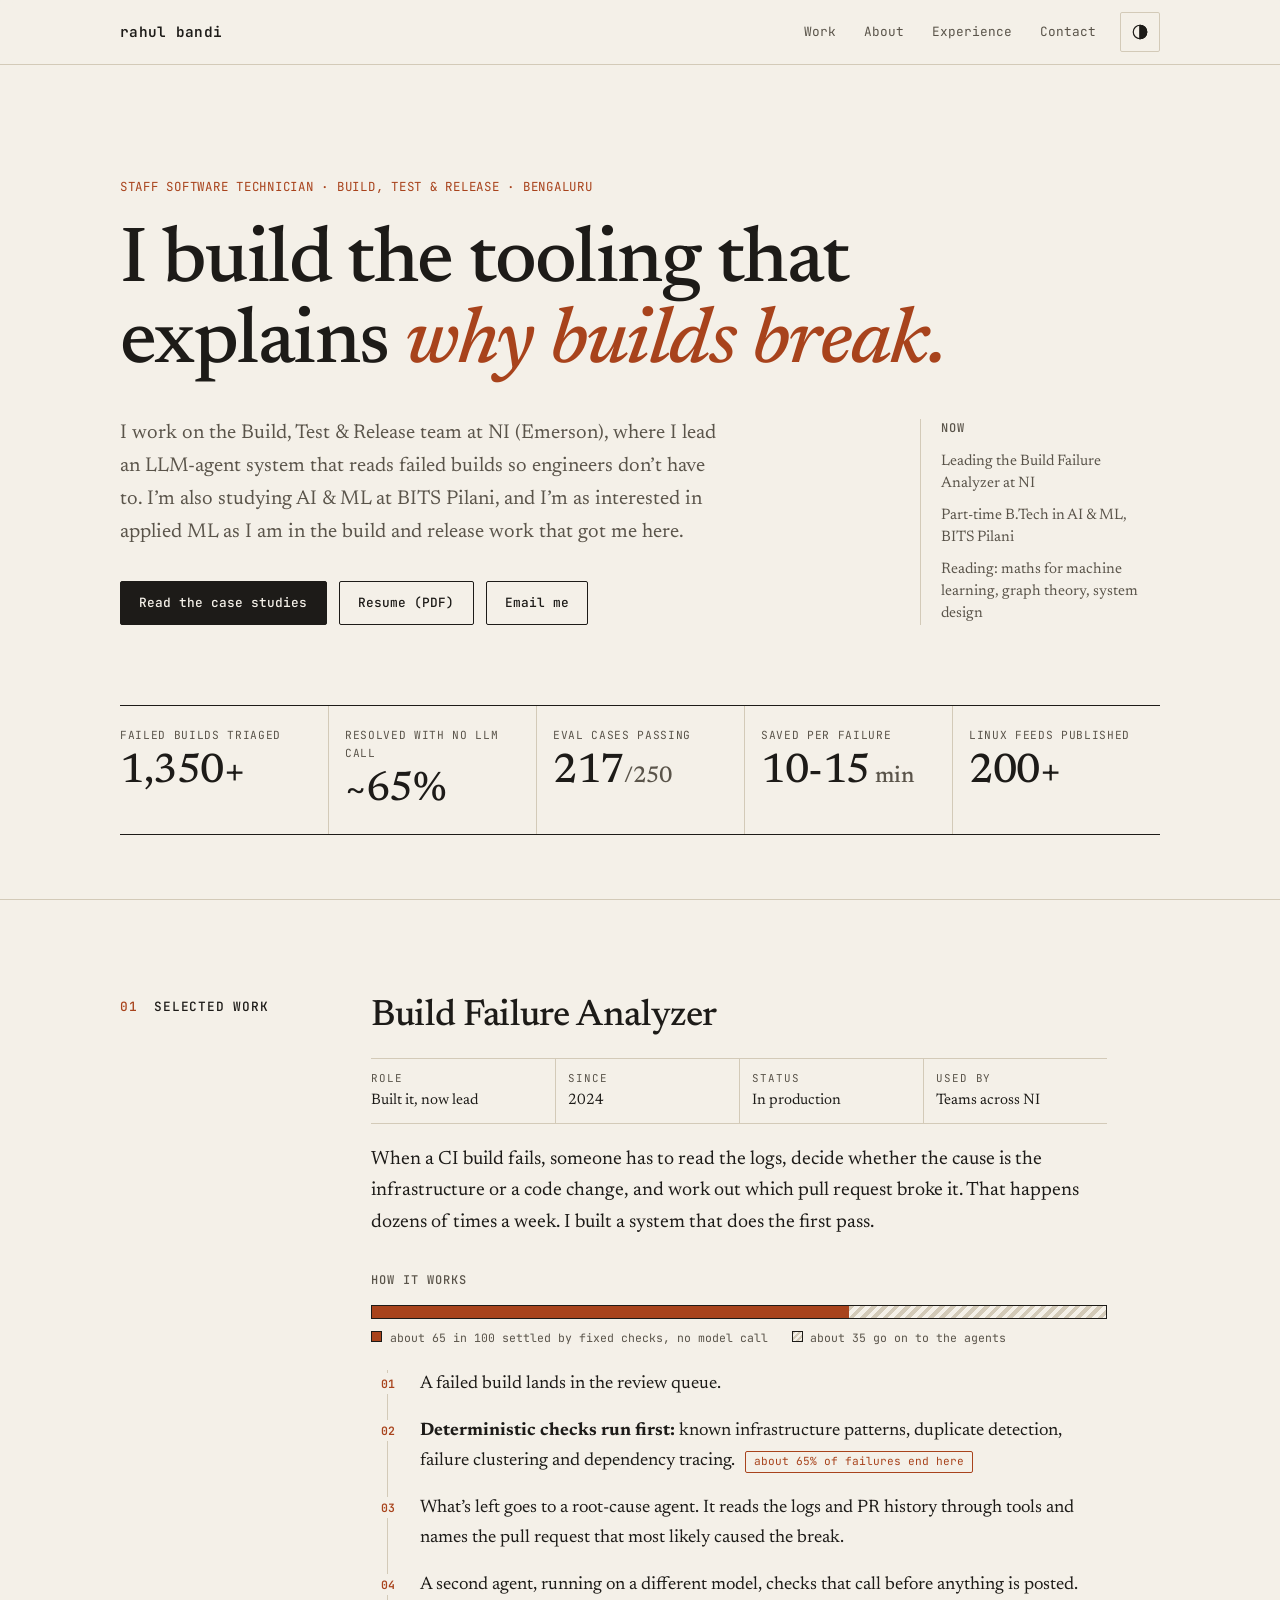
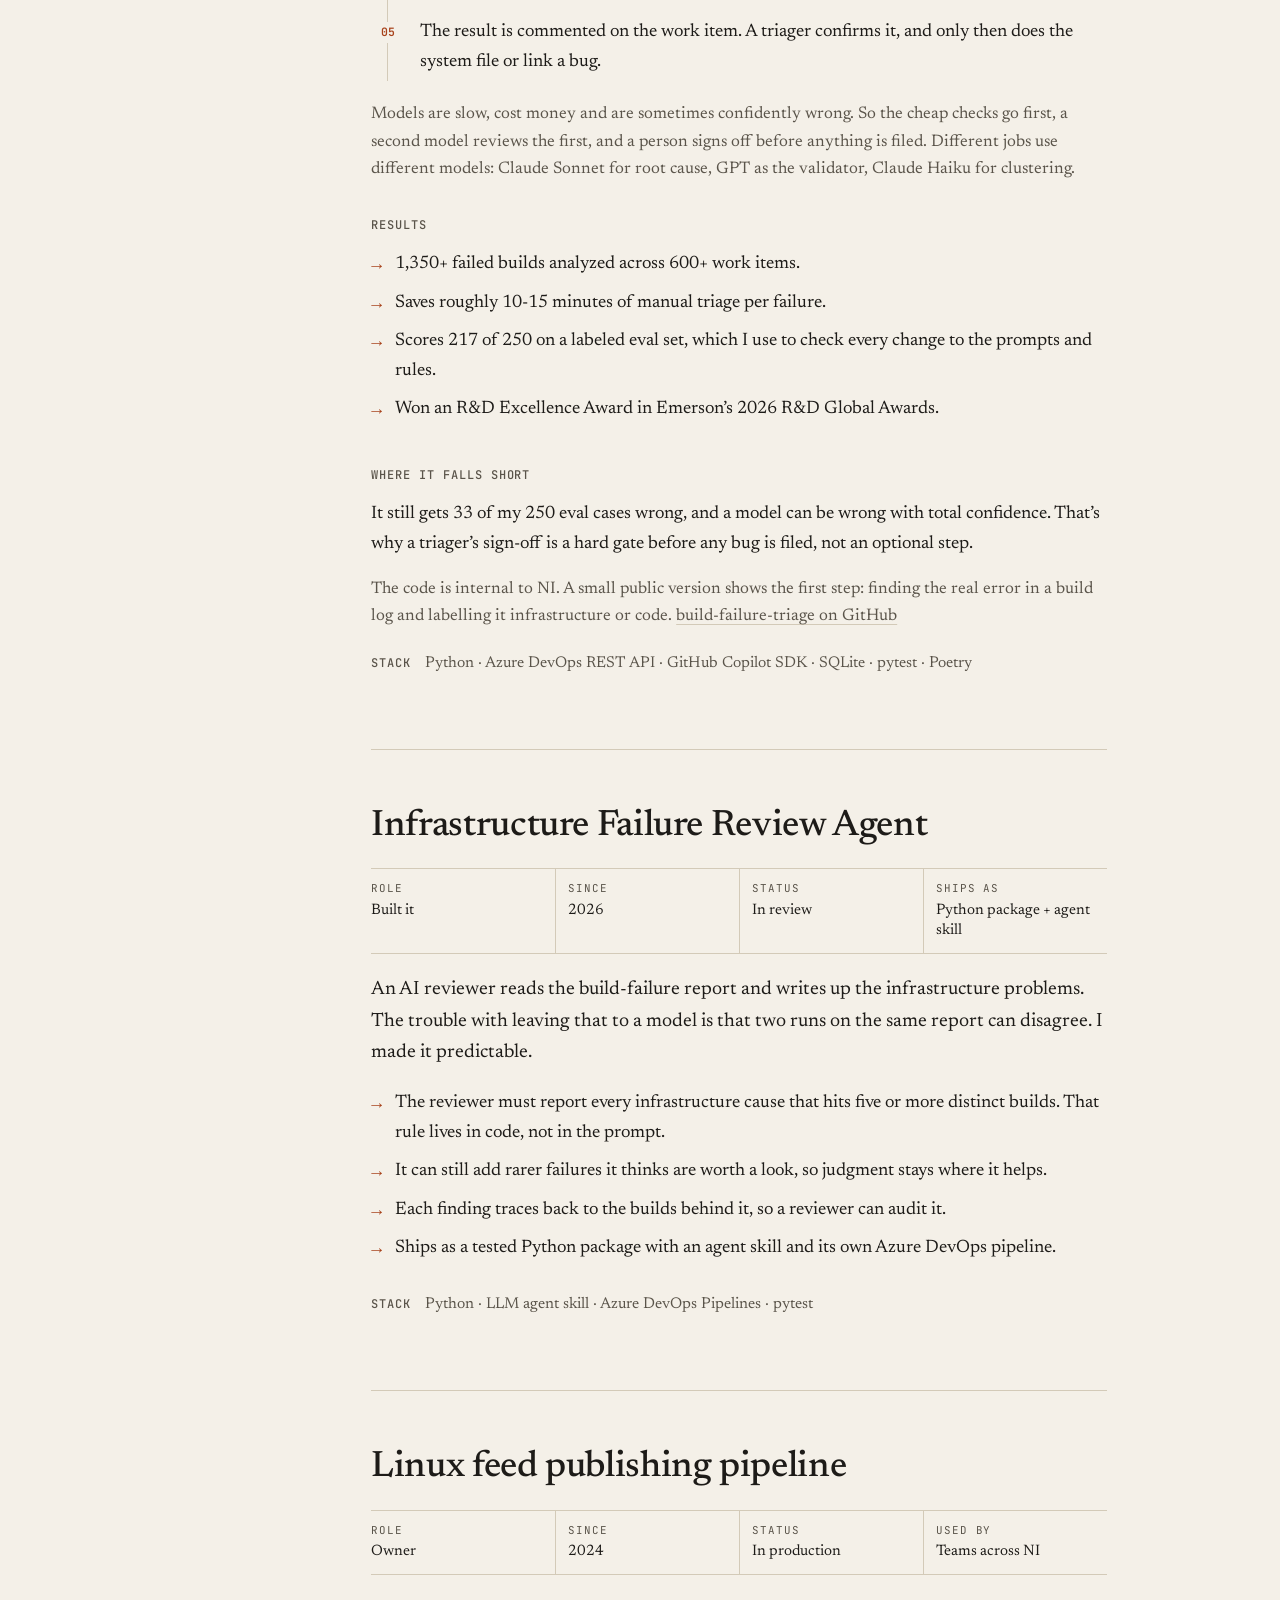
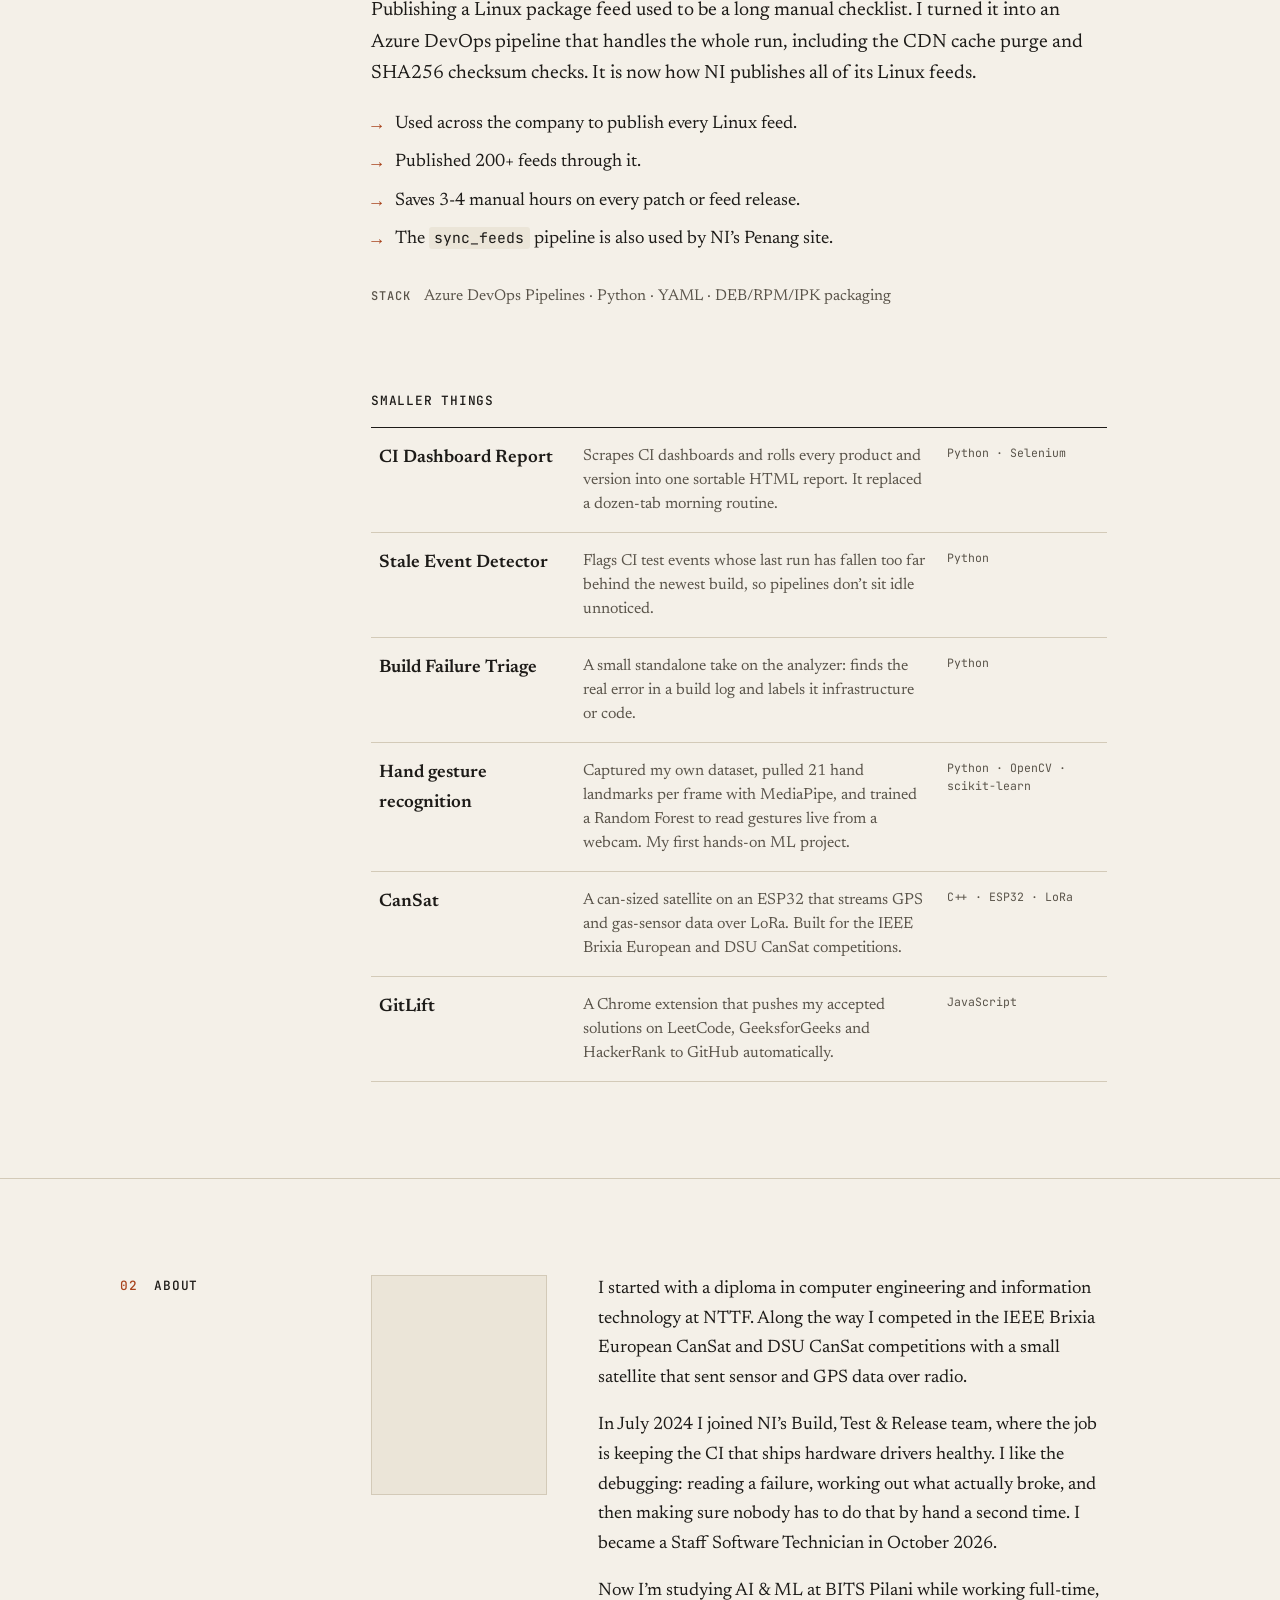
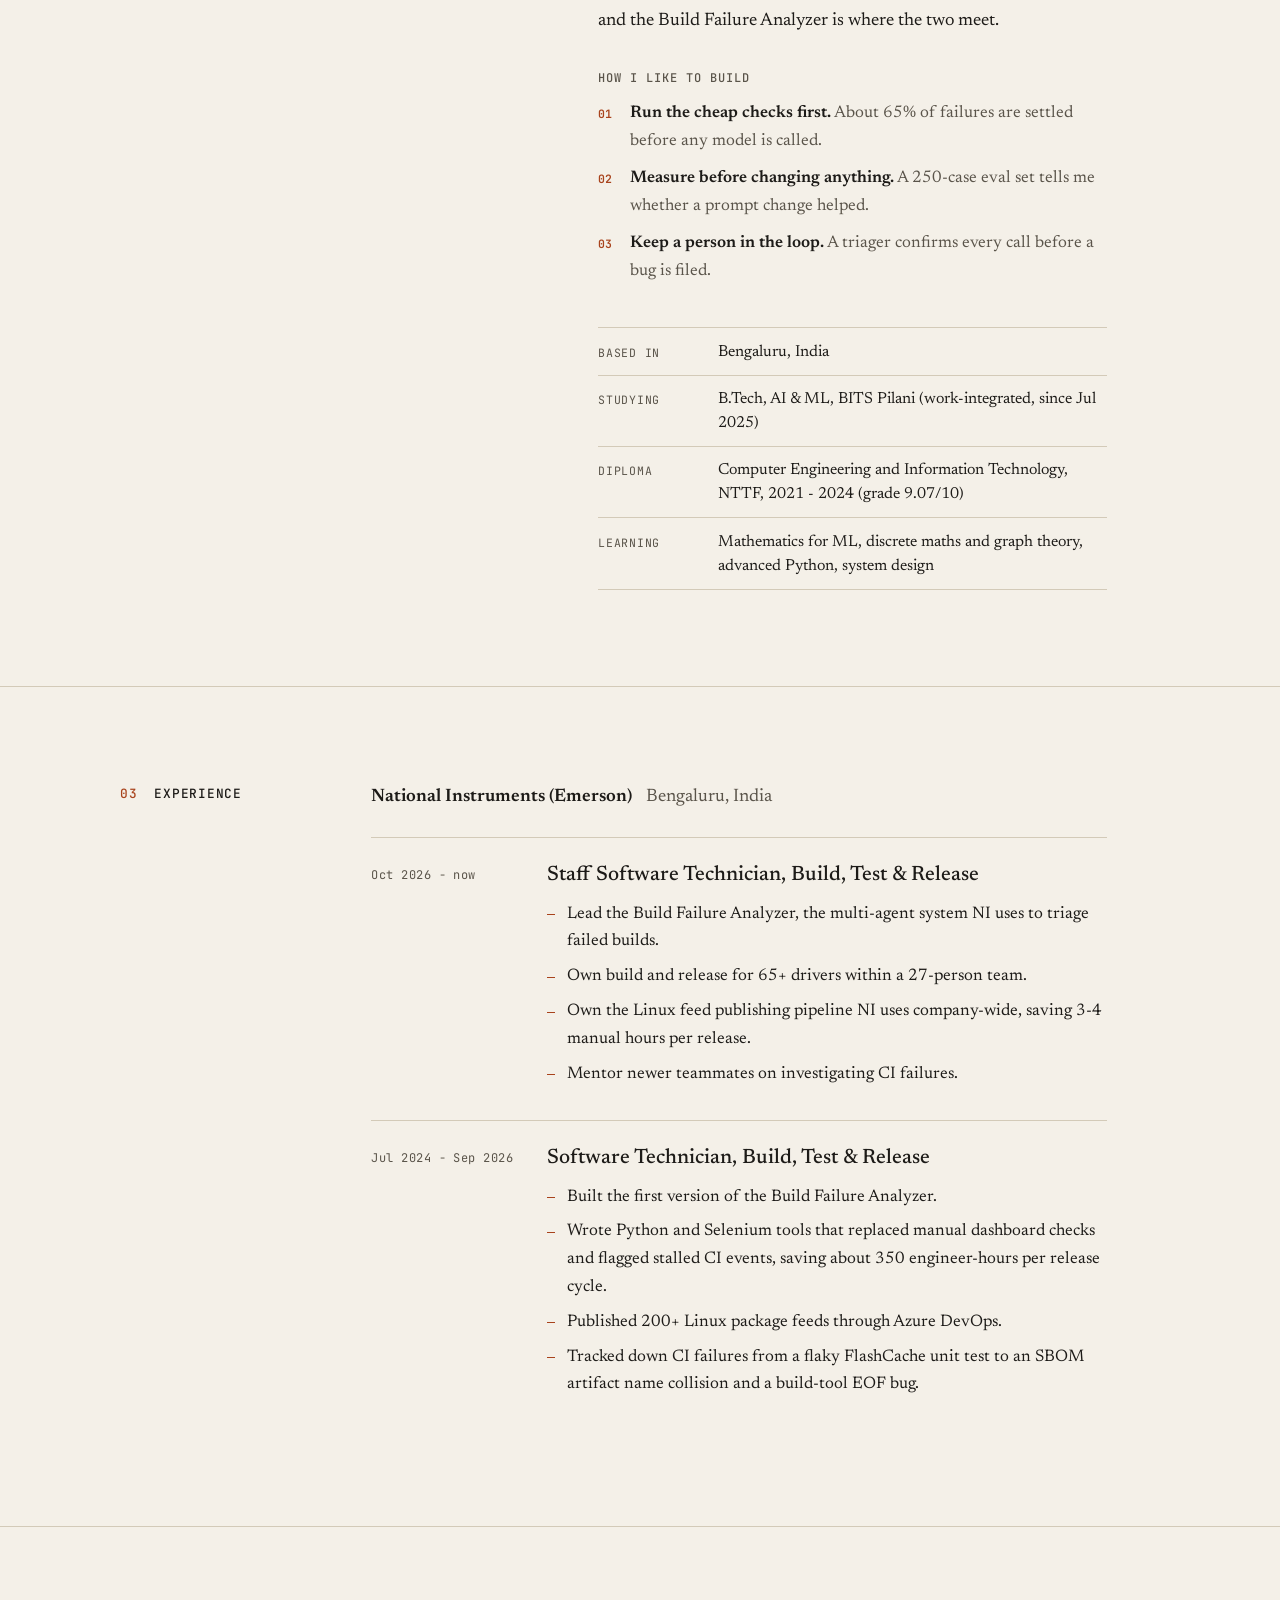
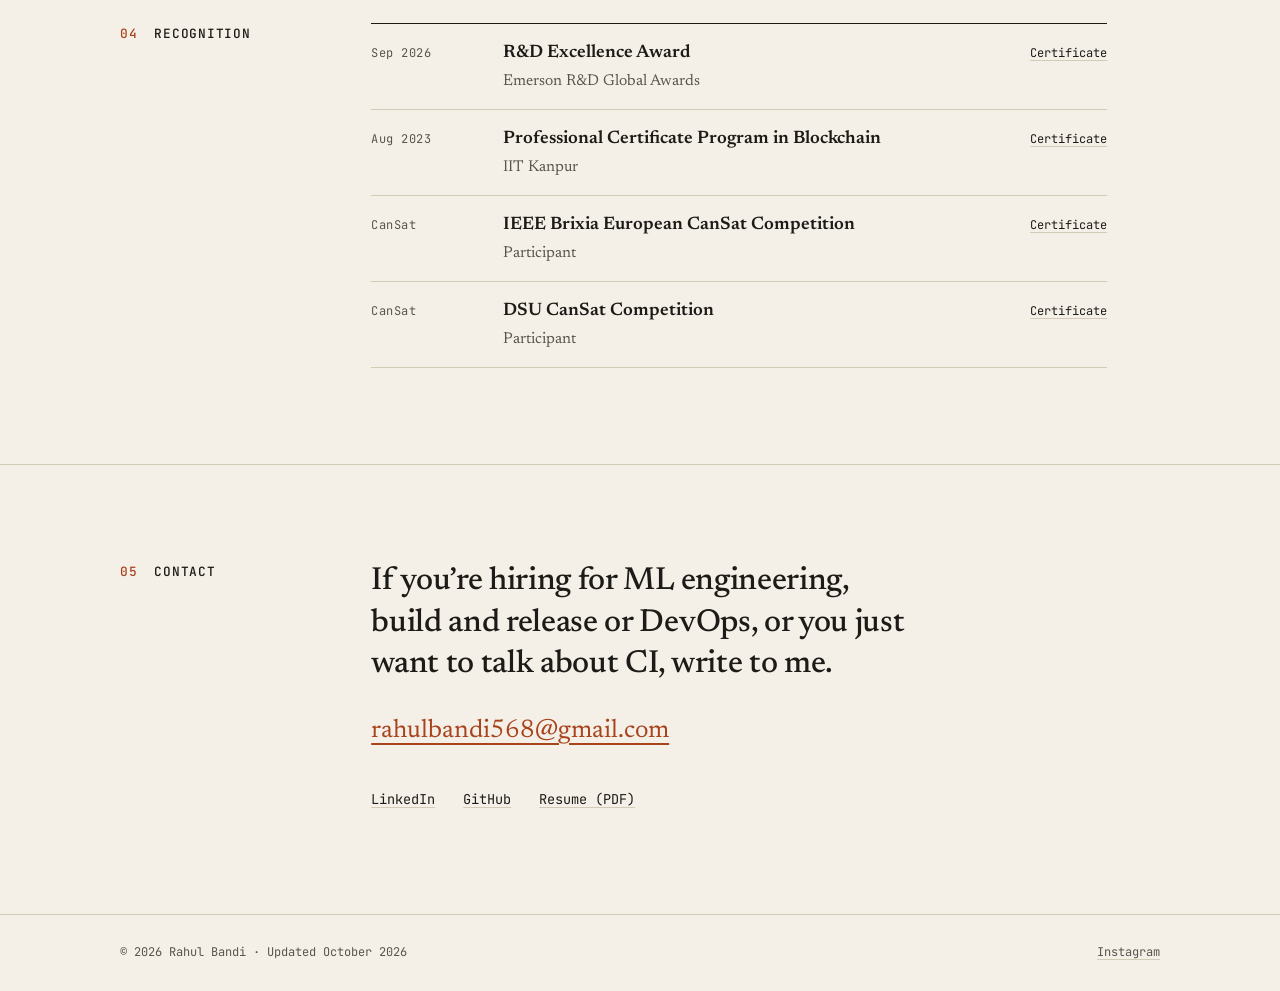
<file: index.html>
<!DOCTYPE html>
<html lang="en">
<head>
  <meta charset="utf-8">
  <meta http-equiv="Content-Security-Policy" content="default-src 'none'; script-src 'self'; style-src 'self'; font-src 'self'; img-src 'self' data:; connect-src 'self'; manifest-src 'self'; base-uri 'none'; form-action 'none'">
  <meta name="referrer" content="strict-origin-when-cross-origin">
  <meta name="viewport" content="width=device-width, initial-scale=1">
  <title>Rahul Bandi - LLM agents for CI, build &amp; release engineering</title>
  <meta name="description" content="Rahul Bandi, Staff Software Technician at NI (Emerson). Builds LLM agents and automation that explain why CI builds fail. Bengaluru, India.">
  <meta name="author" content="Rahul Bandi">
  <link rel="canonical" href="https://rahulbandi.com/">
  <meta name="color-scheme" content="light dark">
  <meta name="theme-color" content="#f4f0e8">

  <meta property="og:type" content="website">
  <meta property="og:site_name" content="Rahul Bandi">
  <meta property="og:title" content="Rahul Bandi - LLM agents for CI, build &amp; release engineering">
  <meta property="og:description" content="Staff Software Technician at NI (Emerson). I build the tooling that explains why builds break.">
  <meta property="og:url" content="https://rahulbandi.com/">
  <meta property="og:image" content="https://rahulbandi.com/assets/og.png">
  <meta property="og:image:width" content="1200">
  <meta property="og:image:height" content="630">
  <meta property="og:image:alt" content="Rahul Bandi - I build the tooling that explains why builds break.">
  <meta name="twitter:card" content="summary_large_image">
  <meta name="twitter:title" content="Rahul Bandi - LLM agents for CI, build &amp; release engineering">
  <meta name="twitter:description" content="Staff Software Technician at NI (Emerson). I build the tooling that explains why builds break.">
  <meta name="twitter:image" content="https://rahulbandi.com/assets/og.png">

  <link rel="icon" href="assets/favicon.svg" type="image/svg+xml">
  <link rel="apple-touch-icon" href="assets/apple-touch-icon.png">
  <link rel="manifest" href="site.webmanifest">
  <link rel="preload" href="assets/fonts/newsreader-normal.woff2" as="font" type="font/woff2" crossorigin>
  <link rel="preload" href="assets/fonts/jetbrains-mono-normal.woff2" as="font" type="font/woff2" crossorigin>
  <link rel="stylesheet" href="style.css">

  <script src="assets/theme-init.js"></script>

  <script type="application/ld+json">
  {
    "@context": "https://schema.org",
    "@type": "Person",
    "@id": "https://rahulbandi.com/#rahul",
    "name": "Rahul Bandi",
    "url": "https://rahulbandi.com/",
    "image": "https://rahulbandi.com/assets/rahul.webp",
    "jobTitle": "Staff Software Technician",
    "description": "Builds LLM agents and automation that explain why CI builds fail.",
    "knowsAbout": ["Build and release engineering", "CI/CD", "LLM agents", "Azure DevOps", "Python"],
    "worksFor": { "@type": "Organization", "name": "National Instruments (Emerson)" },
    "alumniOf": { "@type": "CollegeOrUniversity", "name": "BITS Pilani" },
    "address": { "@type": "PostalAddress", "addressLocality": "Bengaluru", "addressCountry": "IN" },
    "sameAs": [
      "https://www.linkedin.com/in/rahul-bandi-479272272/",
      "https://github.com/Bandi-Rahul"
    ]
  }
  </script>
</head>
<body>
  <a class="skip-link" href="#main">Skip to content</a>

  <header class="site-header">
    <div class="wrap site-header__inner">
      <a class="wordmark" href="#top" aria-label="Rahul Bandi, back to top">rahul bandi</a>
      <nav id="site-nav" class="site-nav" aria-label="Primary">
        <ul>
          <li><a href="#work">Work</a></li>
          <li><a href="#about">About</a></li>
          <li><a href="#experience">Experience</a></li>
          <li><a href="#contact">Contact</a></li>
        </ul>
      </nav>
      <div class="site-header__tools">
        <button class="icon-btn" id="theme-toggle" type="button" aria-label="Switch to dark theme">
          <svg viewBox="0 0 24 24" width="18" height="18" fill="none" stroke="currentColor" stroke-width="1.6" stroke-linecap="round" stroke-linejoin="round" aria-hidden="true">
            <circle cx="12" cy="12" r="9"/><path d="M12 3v18" /><path d="M12 3a9 9 0 0 1 0 18z" fill="currentColor"/>
          </svg>
        </button>
        <button class="icon-btn menu-btn" id="menu-toggle" type="button" aria-expanded="false" aria-controls="site-nav">
          <span>Menu</span>
        </button>
      </div>
    </div>
  </header>

  <main id="main">
    <section class="hero wrap" id="top" aria-labelledby="hero-title">
      <p class="eyebrow">Staff Software Technician &middot; Build, Test &amp; Release &middot; Bengaluru</p>
      <h1 id="hero-title">I build the tooling that explains <em>why builds break.</em></h1>
      <div class="hero__grid">
        <div>
          <p class="lede">
            I work on the Build, Test &amp; Release team at NI (Emerson), where I lead an LLM-agent
            system that reads failed builds so engineers don&rsquo;t have to. I&rsquo;m also studying
            AI &amp; ML at BITS Pilani, and I&rsquo;m as interested in applied ML as I am in the
            build and release work that got me here.
          </p>
          <p class="hero__actions">
            <a class="btn btn--solid" href="#work">Read the case studies</a>
            <a class="btn" href="Rahul_Bandi_Resume.pdf">Resume (PDF)</a>
            <a class="btn" href="mailto:rahulbandi568@gmail.com">Email me</a>
          </p>
        </div>
        <aside class="now" aria-label="What I'm doing now">
          <h2 class="mono-label">Now</h2>
          <ul>
            <li>Leading the Build Failure Analyzer at NI</li>
            <li>Part-time B.Tech in AI &amp; ML, BITS Pilani</li>
            <li>Reading: maths for machine learning, graph theory, system design</li>
          </ul>
        </aside>
      </div>

      <dl class="metrics">
        <div><dt>Failed builds triaged</dt><dd>1,350+</dd></div>
        <div><dt>Resolved with no LLM call</dt><dd>~65%</dd></div>
        <div><dt>Eval cases passing</dt><dd>217<span>/250</span></dd></div>
        <div><dt>Saved per failure</dt><dd>10-15<span> min</span></dd></div>
        <div><dt>Linux feeds published</dt><dd>200+</dd></div>
      </dl>
    </section>

    <section class="section" id="work" aria-labelledby="work-title">
      <div class="wrap section__grid">
        <h2 class="section__label" id="work-title"><span>01</span> Selected work</h2>
        <div class="section__body">

          <article class="case" aria-labelledby="case-bfa">
            <header class="case__head">
              <h3 id="case-bfa">Build Failure Analyzer</h3>
              <dl class="snapshot">
                <div><dt>Role</dt><dd>Built it, now lead</dd></div>
                <div><dt>Since</dt><dd>2024</dd></div>
                <div><dt>Status</dt><dd>In production</dd></div>
                <div><dt>Used by</dt><dd>Teams across NI</dd></div>
              </dl>
            </header>

            <p class="case__lede">
              When a CI build fails, someone has to read the logs, decide whether the cause is the
              infrastructure or a code change, and work out which pull request broke it. That happens
              dozens of times a week. I built a system that does the first pass.
            </p>

            <h4 class="mono-label">How it works</h4>
            <figure class="split">
              <div class="split__bar" role="img" aria-label="Of every 100 failed builds, about 65 are resolved by deterministic checks and about 35 go on to the agents.">
                <span class="split__a"></span><span class="split__b"></span>
              </div>
              <figcaption>
                <span><i class="swatch swatch--a" aria-hidden="true"></i>about 65 in 100 settled by fixed checks, no model call</span>
                <span><i class="swatch swatch--b" aria-hidden="true"></i>about 35 go on to the agents</span>
              </figcaption>
            </figure>
            <ol class="flow">
              <li>A failed build lands in the review queue.</li>
              <li>
                <strong>Deterministic checks run first:</strong> known infrastructure patterns,
                duplicate detection, failure clustering and dependency tracing.
                <span class="tag">about 65% of failures end here</span>
              </li>
              <li>What&rsquo;s left goes to a root-cause agent. It reads the logs and PR history through tools and names the pull request that most likely caused the break.</li>
              <li>A second agent, running on a different model, checks that call before anything is posted.</li>
              <li>The result is commented on the work item. A triager confirms it, and only then does the system file or link a bug.</li>
            </ol>
            <p class="case__note">
              Models are slow, cost money and are sometimes confidently wrong. So the cheap checks go
              first, a second model reviews the first, and a person signs off before anything is filed.
              Different jobs use different models: Claude Sonnet for root cause, GPT as the validator,
              Claude Haiku for clustering.
            </p>

            <h4 class="mono-label">Results</h4>
            <ul class="results">
              <li>1,350+ failed builds analyzed across 600+ work items.</li>
              <li>Saves roughly 10-15 minutes of manual triage per failure.</li>
              <li>Scores 217 of 250 on a labeled eval set, which I use to check every change to the prompts and rules.</li>
              <li>Won an R&amp;D Excellence Award in Emerson&rsquo;s 2026 R&amp;D Global Awards.</li>
            </ul>
            <h4 class="mono-label">Where it falls short</h4>
            <p>
              It still gets 33 of my 250 eval cases wrong, and a model can be wrong with total
              confidence. That&rsquo;s why a triager&rsquo;s sign-off is a hard gate before any bug is
              filed, not an optional step.
            </p>
            <p class="case__links">
              The code is internal to NI. A small public version shows the first step: finding the real
              error in a build log and labelling it infrastructure or code.
              <a href="https://github.com/Bandi-Rahul/build-failure-triage" target="_blank" rel="noopener noreferrer">build-failure-triage on GitHub<span class="sr-only"> (opens in new tab)</span></a>
            </p>
            <p class="stack"><span class="mono-label">Stack</span> Python &middot; Azure DevOps REST API &middot; GitHub Copilot SDK &middot; SQLite &middot; pytest &middot; Poetry</p>
          </article>

          <article class="case" aria-labelledby="case-review">
            <header class="case__head">
              <h3 id="case-review">Infrastructure Failure Review Agent</h3>
              <dl class="snapshot">
                <div><dt>Role</dt><dd>Built it</dd></div>
                <div><dt>Since</dt><dd>2026</dd></div>
                <div><dt>Status</dt><dd>In review</dd></div>
                <div><dt>Ships as</dt><dd>Python package + agent skill</dd></div>
              </dl>
            </header>
            <p class="case__lede">
              An AI reviewer reads the build-failure report and writes up the infrastructure problems.
              The trouble with leaving that to a model is that two runs on the same report can disagree.
              I made it predictable.
            </p>
            <ul class="results">
              <li>The reviewer must report every infrastructure cause that hits five or more distinct builds. That rule lives in code, not in the prompt.</li>
              <li>It can still add rarer failures it thinks are worth a look, so judgment stays where it helps.</li>
              <li>Each finding traces back to the builds behind it, so a reviewer can audit it.</li>
              <li>Ships as a tested Python package with an agent skill and its own Azure DevOps pipeline.</li>
            </ul>
            <p class="stack"><span class="mono-label">Stack</span> Python &middot; LLM agent skill &middot; Azure DevOps Pipelines &middot; pytest</p>
          </article>

          <article class="case" aria-labelledby="case-feeds">
            <header class="case__head">
              <h3 id="case-feeds">Linux feed publishing pipeline</h3>
              <dl class="snapshot">
                <div><dt>Role</dt><dd>Owner</dd></div>
                <div><dt>Since</dt><dd>2024</dd></div>
                <div><dt>Status</dt><dd>In production</dd></div>
                <div><dt>Used by</dt><dd>Teams across NI</dd></div>
              </dl>
            </header>
            <p class="case__lede">
              Publishing a Linux package feed used to be a long manual checklist. I turned it into an
              Azure DevOps pipeline that handles the whole run, including the CDN cache purge and
              SHA256 checksum checks. It is now how NI publishes all of its Linux feeds.
            </p>
            <ul class="results">
              <li>Used across the company to publish every Linux feed.</li>
              <li>Published 200+ feeds through it.</li>
              <li>Saves 3-4 manual hours on every patch or feed release.</li>
              <li>The <code>sync_feeds</code> pipeline is also used by NI&rsquo;s Penang site.</li>
            </ul>
            <p class="stack"><span class="mono-label">Stack</span> Azure DevOps Pipelines &middot; Python &middot; YAML &middot; DEB/RPM/IPK packaging</p>
          </article>

          <h3 class="index-title">Smaller things</h3>
          <ul class="index">
            <li>
              <a href="https://github.com/Bandi-Rahul/ci-dashboard-report" target="_blank" rel="noopener noreferrer">
                <span class="index__name">CI Dashboard Report</span>
                <span class="index__desc">Scrapes CI dashboards and rolls every product and version into one sortable HTML report. It replaced a dozen-tab morning routine.</span>
                <span class="index__tech">Python &middot; Selenium</span>
                <span class="sr-only">(opens in new tab)</span>
              </a>
            </li>
            <li>
              <a href="https://github.com/Bandi-Rahul/stale-event-detector" target="_blank" rel="noopener noreferrer">
                <span class="index__name">Stale Event Detector</span>
                <span class="index__desc">Flags CI test events whose last run has fallen too far behind the newest build, so pipelines don&rsquo;t sit idle unnoticed.</span>
                <span class="index__tech">Python</span>
                <span class="sr-only">(opens in new tab)</span>
              </a>
            </li>
            <li>
              <a href="https://github.com/Bandi-Rahul/build-failure-triage" target="_blank" rel="noopener noreferrer">
                <span class="index__name">Build Failure Triage</span>
                <span class="index__desc">A small standalone take on the analyzer: finds the real error in a build log and labels it infrastructure or code.</span>
                <span class="index__tech">Python</span>
                <span class="sr-only">(opens in new tab)</span>
              </a>
            </li>
            <li>
              <a href="https://github.com/Bandi-Rahul/gesture-recognition" target="_blank" rel="noopener noreferrer">
                <span class="index__name">Hand gesture recognition</span>
                <span class="index__desc">Captured my own dataset, pulled 21 hand landmarks per frame with MediaPipe, and trained a Random Forest to read gestures live from a webcam. My first hands-on ML project.</span>
                <span class="index__tech">Python &middot; OpenCV &middot; scikit-learn</span>
                <span class="sr-only">(opens in new tab)</span>
              </a>
            </li>
            <li>
              <a href="https://github.com/Bandi-Rahul/cansat" target="_blank" rel="noopener noreferrer">
                <span class="index__name">CanSat</span>
                <span class="index__desc">A can-sized satellite on an ESP32 that streams GPS and gas-sensor data over LoRa. Built for the IEEE Brixia European and DSU CanSat competitions.</span>
                <span class="index__tech">C++ &middot; ESP32 &middot; LoRa</span>
                <span class="sr-only">(opens in new tab)</span>
              </a>
            </li>
            <li>
              <a href="https://github.com/Bandi-Rahul/gitlift" target="_blank" rel="noopener noreferrer">
                <span class="index__name">GitLift</span>
                <span class="index__desc">A Chrome extension that pushes my accepted solutions on LeetCode, GeeksforGeeks and HackerRank to GitHub automatically.</span>
                <span class="index__tech">JavaScript</span>
                <span class="sr-only">(opens in new tab)</span>
              </a>
            </li>
          </ul>
        </div>
      </div>
    </section>

    <section class="section" id="about" aria-labelledby="about-title">
      <div class="wrap section__grid">
        <h2 class="section__label" id="about-title"><span>02</span> About</h2>
        <div class="section__body about">
          <img class="about__photo" src="assets/rahul.webp" width="480" height="600" alt="Rahul Bandi laughing, wearing glasses and a black shirt, seated outdoors" loading="lazy" decoding="async">
          <div class="about__text">
            <p>
              I started with a diploma in computer engineering and information technology at NTTF.
              Along the way I competed in the IEEE Brixia European CanSat and DSU CanSat competitions
              with a small satellite that sent sensor and GPS data over radio.
            </p>
            <p>
              In July 2024 I joined NI&rsquo;s Build, Test &amp; Release team, where the job is keeping
              the CI that ships hardware drivers healthy. I like the debugging: reading a failure,
              working out what actually broke, and then making sure nobody has to do that by hand a
              second time. I became a Staff Software Technician in October 2026.
            </p>
            <p>
              Now I&rsquo;m studying AI &amp; ML at BITS Pilani while working full-time, and the
              Build Failure Analyzer is where the two meet.
            </p>
            <h3 class="mono-label principles-title">How I like to build</h3>
            <ol class="principles">
              <li><strong>Run the cheap checks first.</strong> About 65% of failures are settled before any model is called.</li>
              <li><strong>Measure before changing anything.</strong> A 250-case eval set tells me whether a prompt change helped.</li>
              <li><strong>Keep a person in the loop.</strong> A triager confirms every call before a bug is filed.</li>
            </ol>
            <dl class="facts">
              <div><dt>Based in</dt><dd>Bengaluru, India</dd></div>
              <div><dt>Studying</dt><dd>B.Tech, AI &amp; ML, BITS Pilani (work-integrated, since Jul 2025)</dd></div>
              <div><dt>Diploma</dt><dd>Computer Engineering and Information Technology, NTTF, 2021 - 2024 (grade 9.07/10)</dd></div>
              <div><dt>Learning</dt><dd>Mathematics for ML, discrete maths and graph theory, advanced Python, system design</dd></div>
            </dl>
          </div>
        </div>
      </div>
    </section>

    <section class="section" id="experience" aria-labelledby="exp-title">
      <div class="wrap section__grid">
        <h2 class="section__label" id="exp-title"><span>03</span> Experience</h2>
        <div class="section__body">
          <p class="employer">National Instruments (Emerson) <span>Bengaluru, India</span></p>

          <article class="role">
            <p class="role__dates">Oct 2026 - now</p>
            <div>
              <h3>Staff Software Technician, Build, Test &amp; Release</h3>
              <ul>
                <li>Lead the Build Failure Analyzer, the multi-agent system NI uses to triage failed builds.</li>
                <li>Own build and release for 65+ drivers within a 27-person team.</li>
                <li>Own the Linux feed publishing pipeline NI uses company-wide, saving 3-4 manual hours per release.</li>
                <li>Mentor newer teammates on investigating CI failures.</li>
              </ul>
            </div>
          </article>

          <article class="role">
            <p class="role__dates">Jul 2024 - Sep 2026</p>
            <div>
              <h3>Software Technician, Build, Test &amp; Release</h3>
              <ul>
                <li>Built the first version of the Build Failure Analyzer.</li>
                <li>Wrote Python and Selenium tools that replaced manual dashboard checks and flagged stalled CI events, saving about 350 engineer-hours per release cycle.</li>
                <li>Published 200+ Linux package feeds through Azure DevOps.</li>
                <li>Tracked down CI failures from a flaky FlashCache unit test to an SBOM artifact name collision and a build-tool EOF bug.</li>
              </ul>
            </div>
          </article>
        </div>
      </div>
    </section>

    <section class="section" id="recognition" aria-labelledby="rec-title">
      <div class="wrap section__grid">
        <h2 class="section__label" id="rec-title"><span>04</span> Recognition</h2>
        <div class="section__body">
          <ul class="ledger">
            <li>
              <span class="ledger__date">Sep 2026</span>
              <span class="ledger__name">R&amp;D Excellence Award<span>Emerson R&amp;D Global Awards</span></span>
              <a class="ledger__link" href="assets/certificates/rd-excellence-2026.jpg" target="_blank" rel="noopener noreferrer">Certificate <span class="sr-only">for the R&amp;D Excellence Award (opens in new tab)</span></a>
            </li>
            <li>
              <span class="ledger__date">Aug 2023</span>
              <span class="ledger__name">Professional Certificate Program in Blockchain<span>IIT Kanpur</span></span>
              <a class="ledger__link" href="assets/certificates/iit-kanpur-blockchain.pdf" target="_blank" rel="noopener noreferrer">Certificate <span class="sr-only">for IIT Kanpur blockchain program (opens in new tab)</span></a>
            </li>
            <li>
              <span class="ledger__date">CanSat</span>
              <span class="ledger__name">IEEE Brixia European CanSat Competition<span>Participant</span></span>
              <a class="ledger__link" href="assets/certificates/ieee-brixia-cansat.pdf" target="_blank" rel="noopener noreferrer">Certificate <span class="sr-only">for IEEE Brixia CanSat (opens in new tab)</span></a>
            </li>
            <li>
              <span class="ledger__date">CanSat</span>
              <span class="ledger__name">DSU CanSat Competition<span>Participant</span></span>
              <a class="ledger__link" href="assets/certificates/dsu-cansat.pdf" target="_blank" rel="noopener noreferrer">Certificate <span class="sr-only">for DSU CanSat (opens in new tab)</span></a>
            </li>
          </ul>
        </div>
      </div>
    </section>

    <section class="section section--contact" id="contact" aria-labelledby="contact-title">
      <div class="wrap section__grid">
        <h2 class="section__label" id="contact-title"><span>05</span> Contact</h2>
        <div class="section__body">
          <p class="contact__lead">
            If you&rsquo;re hiring for ML engineering, build and release or DevOps, or you just want to
            talk about CI, write to me.
          </p>
          <p><a class="contact__mail" href="mailto:rahulbandi568@gmail.com">rahulbandi568@gmail.com</a></p>
          <ul class="contact__links">
            <li><a href="https://www.linkedin.com/in/rahul-bandi-479272272/" target="_blank" rel="me noopener noreferrer">LinkedIn<span class="sr-only"> (opens in new tab)</span></a></li>
            <li><a href="https://github.com/Bandi-Rahul" target="_blank" rel="me noopener noreferrer">GitHub<span class="sr-only"> (opens in new tab)</span></a></li>
            <li><a href="Rahul_Bandi_Resume.pdf">Resume (PDF)</a></li>
          </ul>
        </div>
      </div>
    </section>
  </main>

  <footer class="site-footer">
    <div class="wrap site-footer__inner">
      <p>&copy; 2026 Rahul Bandi &middot; Updated October 2026</p>
      <p><a href="https://www.instagram.com/rahul._.bandi_/" target="_blank" rel="noopener noreferrer">Instagram<span class="sr-only"> (opens in new tab)</span></a></p>
    </div>
  </footer>

  <script src="script.js" defer></script>
</body>
</html>
</file>
<file: style.css>
/* Rahul Bandi - portfolio
   Type: Newsreader (text) + JetBrains Mono (labels, data). Palette: warm paper, ink, one rust accent. */

@font-face {
  font-family: "Newsreader";
  src: url("assets/fonts/newsreader-normal.woff2") format("woff2");
  font-weight: 400 700;
  font-style: normal;
  font-display: swap;
}
@font-face {
  font-family: "Newsreader";
  src: url("assets/fonts/newsreader-italic.woff2") format("woff2");
  font-weight: 400 600;
  font-style: italic;
  font-display: swap;
}
@font-face {
  font-family: "JetBrains Mono";
  src: url("assets/fonts/jetbrains-mono-normal.woff2") format("woff2");
  font-weight: 400 600;
  font-style: normal;
  font-display: swap;
}

@font-face {
  font-family: "Newsreader Fallback";
  src: local("Georgia"), local("Times New Roman");
  size-adjust: 95.5%;
}
@font-face {
  font-family: "JetBrains Mono Fallback";
  src: local("Consolas"), local("Menlo"), local("Courier New");
  size-adjust: 109%;
}

:root {
  --paper: #f4f0e8;
  --paper-2: #ebe5d8;
  --ink: #1d1b18;
  --ink-2: #5a544a;
  --rule: #d3cab8;
  --accent: #a8431c;

  --serif: "Newsreader", "Newsreader Fallback", Georgia, "Times New Roman", serif;
  --mono: "JetBrains Mono", "JetBrains Mono Fallback", ui-monospace, "Cascadia Code", Consolas, monospace;

  --wrap: 70rem;
  --label-col: 12.5rem;
  --gap: clamp(1.5rem, 4vw, 3.5rem);
  color-scheme: light;
}

[data-theme="dark"] {
  --paper: #14120f;
  --paper-2: #1d1a16;
  --ink: #ece6d9;
  --ink-2: #a79f8f;
  --rule: #332e27;
  --accent: #e0824f;
  color-scheme: dark;
}

*, *::before, *::after { box-sizing: border-box; }

html {
  -webkit-text-size-adjust: 100%;
  scroll-padding-top: 5rem;
}

@media (prefers-reduced-motion: no-preference) {
  html { scroll-behavior: smooth; }
}

body {
  margin: 0;
  background: var(--paper);
  color: var(--ink);
  font-family: var(--serif);
  font-size: 1.125rem;
  line-height: 1.65;
  font-variant-numeric: lining-nums;
  text-rendering: optimizeLegibility;
}

h1, h2, h3, h4, p, ul, ol, dl, dd, figure { margin: 0; }
ul, ol { padding: 0; list-style: none; }
img { display: block; max-width: 100%; height: auto; }

a {
  color: inherit;
  text-decoration: underline;
  text-decoration-color: var(--rule);
  text-decoration-thickness: 1px;
  text-underline-offset: 0.22em;
  transition: text-decoration-color 0.15s, color 0.15s;
}
a:hover { color: var(--accent); text-decoration-color: currentColor; }

:focus-visible {
  outline: 2px solid var(--accent);
  outline-offset: 3px;
  border-radius: 2px;
}

code {
  font-family: var(--mono);
  font-size: 0.82em;
  background: var(--paper-2);
  padding: 0.1em 0.35em;
  border-radius: 3px;
}

.wrap {
  max-width: var(--wrap);
  margin-inline: auto;
  padding-inline: clamp(1.25rem, 4vw, 2.5rem);
}

.sr-only {
  position: absolute;
  width: 1px;
  height: 1px;
  margin: -1px;
  padding: 0;
  overflow: hidden;
  clip: rect(0 0 0 0);
  white-space: nowrap;
  border: 0;
}

.skip-link {
  position: absolute;
  left: 1rem;
  top: -4rem;
  z-index: 200;
  padding: 0.6rem 1rem;
  background: var(--ink);
  color: var(--paper);
  font-family: var(--mono);
  font-size: 0.8rem;
}
.skip-link:focus { top: 1rem; color: var(--paper); }

.mono-label {
  font-family: var(--mono);
  font-size: 0.75rem;
  font-weight: 500;
  letter-spacing: 0.08em;
  text-transform: uppercase;
  color: var(--ink-2);
}

/* ---------- Header ---------- */
.site-header {
  position: sticky;
  top: 0;
  z-index: 100;
  background: color-mix(in srgb, var(--paper) 92%, transparent);
  backdrop-filter: blur(6px);
  border-bottom: 1px solid var(--rule);
}
.site-header__inner {
  display: flex;
  align-items: center;
  justify-content: space-between;
  gap: 1.5rem;
  height: 4rem;
}
.wordmark {
  font-family: var(--mono);
  font-size: 0.9rem;
  font-weight: 600;
  letter-spacing: 0.02em;
  text-decoration: none;
}
.site-nav { margin-left: auto; }
.site-nav ul { display: flex; gap: 1.75rem; }
.site-nav a {
  display: inline-block;
  padding: 0.6rem 0;
  font-family: var(--mono);
  font-size: 0.8rem;
  text-decoration: none;
  color: var(--ink-2);
}
.site-nav a:hover { color: var(--ink); }

.site-header__tools { display: flex; align-items: center; gap: 0.5rem; }
html:not(.js) .site-header__tools { display: none; }
.icon-btn {
  display: inline-flex;
  align-items: center;
  justify-content: center;
  min-width: 2.5rem;
  height: 2.5rem;
  padding: 0 0.6rem;
  background: none;
  border: 1px solid var(--rule);
  border-radius: 2px;
  color: var(--ink);
  font: inherit;
  cursor: pointer;
  transition: border-color 0.15s, color 0.15s;
}
.icon-btn:hover { border-color: var(--ink); }
.menu-btn { display: none; font-family: var(--mono); font-size: 0.78rem; }
/* ---------- Hero ---------- */
.hero { padding-block: clamp(3.5rem, 9vw, 7rem) clamp(2.5rem, 6vw, 4rem); }
.eyebrow {
  margin-bottom: 1.5rem;
  font-family: var(--mono);
  font-size: 0.78rem;
  letter-spacing: 0.06em;
  text-transform: uppercase;
  color: var(--accent);
}
.hero__grid {
  display: grid;
  grid-template-columns: minmax(0, 1fr) 15rem;
  gap: var(--gap);
  align-items: end;
  margin-top: 2rem;
}
h1 {
  max-width: 26ch;
  text-wrap: balance;
  font-size: clamp(2.5rem, 6.4vw, 4.9rem);
  font-weight: 500;
  line-height: 1.04;
  letter-spacing: -0.02em;
}
h1 em { font-style: italic; color: var(--accent); }
.lede {
  max-width: 38rem;
  font-size: 1.25rem;
  color: var(--ink-2);
}
.hero__actions { display: flex; flex-wrap: wrap; gap: 0.75rem; margin-top: 2rem; }

.btn {
  display: inline-flex;
  align-items: center;
  min-height: 2.75rem;
  padding: 0.5rem 1.15rem;
  border: 1px solid var(--ink);
  border-radius: 2px;
  font-family: var(--mono);
  font-size: 0.8rem;
  font-weight: 500;
  text-decoration: none;
  transition: background 0.15s, color 0.15s, border-color 0.15s;
}
.btn:hover { background: var(--ink); color: var(--paper); }
.btn--solid { background: var(--ink); color: var(--paper); }
.btn--solid:hover { background: var(--accent); border-color: var(--accent); color: var(--paper); }

.now { padding-left: 1.25rem; border-left: 1px solid var(--rule); }
.now ul { margin-top: 0.75rem; display: grid; gap: 0.6rem; }
.now li { font-size: 0.95rem; line-height: 1.45; color: var(--ink-2); }

.metrics {
  display: grid;
  grid-template-columns: repeat(5, minmax(0, 1fr));
  margin-top: clamp(3rem, 7vw, 5rem);
  border-block: 1px solid var(--ink);
}
.metrics > div { padding: 1.25rem 1rem 1.25rem 0; }
.metrics > div + div { padding-left: 1rem; border-left: 1px solid var(--rule); }
.metrics dt {
  font-family: var(--mono);
  font-size: 0.7rem;
  letter-spacing: 0.06em;
  text-transform: uppercase;
  color: var(--ink-2);
}
.metrics dd {
  margin-top: 0.35rem;
  font-size: clamp(1.8rem, 3.4vw, 2.6rem);
  font-weight: 500;
  line-height: 1.1;
  letter-spacing: -0.01em;
}
.metrics dd span { font-size: 0.55em; color: var(--ink-2); letter-spacing: 0; }

/* ---------- Sections ---------- */
.section { padding-block: clamp(3.5rem, 8vw, 6rem); border-top: 1px solid var(--rule); }
.section__grid {
  display: grid;
  grid-template-columns: var(--label-col) minmax(0, 1fr);
  gap: var(--gap);
}
.section__label {
  align-self: start;
  position: sticky;
  top: 5.5rem;
  font-family: var(--mono);
  font-size: 0.8rem;
  font-weight: 500;
  letter-spacing: 0.06em;
  text-transform: uppercase;
}
.section__label span { margin-right: 0.5rem; color: var(--accent); }
.section__body { max-width: 46rem; }

/* ---------- Case studies ---------- */
.case + .case { margin-top: 4.5rem; padding-top: 3.5rem; border-top: 1px solid var(--rule); }
.case__head h3 {
  font-size: clamp(1.7rem, 3.4vw, 2.3rem);
  font-weight: 500;
  line-height: 1.15;
  letter-spacing: -0.01em;
}
.snapshot {
  display: grid;
  grid-template-columns: repeat(4, minmax(0, 1fr));
  margin-top: 1.25rem;
  border-block: 1px solid var(--rule);
}
.snapshot > div { padding: 0.7rem 0.75rem 0.7rem 0; }
.snapshot > div + div { padding-left: 0.75rem; border-left: 1px solid var(--rule); }
.snapshot dt {
  font-family: var(--mono);
  font-size: 0.68rem;
  letter-spacing: 0.08em;
  text-transform: uppercase;
  color: var(--ink-2);
}
.snapshot dd { margin-top: 0.15rem; font-size: 0.95rem; line-height: 1.35; }
.case__lede { margin-top: 1.25rem; font-size: 1.2rem; }
.case__lede + .results { margin-top: 1.25rem; }
.case h4 { margin: 2rem 0 0.9rem; }
.case__note { margin-top: 1.25rem; color: var(--ink-2); font-size: 1.05rem; }
.case__links { margin-top: 1rem; color: var(--ink-2); font-size: 1.05rem; }

.split { margin: 0 0 1.5rem; }
.split__bar { display: flex; height: 0.9rem; border: 1px solid var(--ink); }
.split__a { width: 65%; background: var(--accent); }
.split__b { width: 35%; background: repeating-linear-gradient(135deg, var(--rule) 0 4px, transparent 4px 8px); }
.split figcaption {
  display: flex;
  flex-wrap: wrap;
  gap: 0.25rem 1.5rem;
  margin-top: 0.6rem;
  font-family: var(--mono);
  font-size: 0.72rem;
  line-height: 1.5;
  color: var(--ink-2);
}
.swatch { display: inline-block; width: 0.7rem; height: 0.7rem; margin-right: 0.45rem; vertical-align: -0.05rem; border: 1px solid var(--ink); }
.swatch--a { background: var(--accent); }
.swatch--b { background: repeating-linear-gradient(135deg, var(--rule) 0 2px, transparent 2px 4px); }

.flow {
  counter-reset: step;
  margin-left: 1rem;
  border-left: 1px solid var(--rule);
}
.flow li {
  counter-increment: step;
  position: relative;
  padding: 0 0 1.1rem 2rem;
}
.flow li:last-child { padding-bottom: 0.2rem; }
.flow li::before {
  content: counter(step, decimal-leading-zero);
  position: absolute;
  left: -1.1rem;
  top: 0.2rem;
  width: 2.2rem;
  padding: 0.15rem 0;
  background: var(--paper);
  text-align: center;
  font-family: var(--mono);
  font-size: 0.72rem;
  font-weight: 600;
  line-height: 1.4;
  color: var(--accent);
}
.tag {
  display: inline-block;
  margin-left: 0.35rem;
  padding: 0.05rem 0.5rem;
  border: 1px solid var(--accent);
  border-radius: 2px;
  font-family: var(--mono);
  font-size: 0.7rem;
  line-height: 1.6;
  color: var(--accent);
  white-space: nowrap;
}

.results li {
  position: relative;
  padding: 0 0 0.55rem 1.5rem;
}
.results li::before {
  content: "\2192";
  position: absolute;
  left: 0;
  font-family: var(--mono);
  color: var(--accent);
}
.stack { margin-top: 1.25rem; font-size: 0.98rem; color: var(--ink-2); }
.stack .mono-label { margin-right: 0.6rem; }

.index-title {
  margin: 5rem 0 1rem;
  font-family: var(--mono);
  font-size: 0.8rem;
  font-weight: 500;
  letter-spacing: 0.06em;
  text-transform: uppercase;
}
.index { border-top: 1px solid var(--ink); }
.index li { border-bottom: 1px solid var(--rule); }
.index a {
  display: grid;
  grid-template-columns: 11.5rem minmax(0, 1fr) 9.5rem;
  gap: 1.25rem;
  padding: 1rem 0.5rem;
  text-decoration: none;
  transition: background 0.15s;
}
.index a:hover { background: var(--paper-2); color: inherit; }
.index__name { font-weight: 600; }
.index a:hover .index__name { color: var(--accent); }
.index__desc { font-size: 1rem; line-height: 1.5; color: var(--ink-2); }
.index__tech { font-family: var(--mono); font-size: 0.72rem; line-height: 1.6; color: var(--ink-2); }

/* ---------- About ---------- */
.about { display: grid; grid-template-columns: 11rem minmax(0, 1fr); gap: var(--gap); align-items: start; }
.about__photo { width: 100%; aspect-ratio: 4 / 5; object-fit: cover; background: var(--paper-2); border: 1px solid var(--rule); }
.about__text p + p { margin-top: 1.1rem; }
.principles-title { margin-top: 2rem; }
.principles { counter-reset: p; margin-top: 0.75rem; }
.principles li {
  counter-increment: p;
  position: relative;
  padding: 0 0 0.6rem 2rem;
  font-size: 1.05rem;
  color: var(--ink-2);
}
.principles li::before {
  content: counter(p, decimal-leading-zero);
  position: absolute;
  left: 0;
  top: 0.2rem;
  font-family: var(--mono);
  font-size: 0.72rem;
  font-weight: 600;
  color: var(--accent);
}
.principles strong { color: var(--ink); font-weight: 600; }
.facts { margin-top: 2rem; border-top: 1px solid var(--rule); }
.facts > div {
  display: grid;
  grid-template-columns: 6.5rem minmax(0, 1fr);
  gap: 1rem;
  padding: 0.7rem 0;
  border-bottom: 1px solid var(--rule);
}
.facts dt { padding-top: 0.2rem; font-family: var(--mono); font-size: 0.72rem; letter-spacing: 0.06em; text-transform: uppercase; color: var(--ink-2); }
.facts dd { font-size: 1rem; line-height: 1.5; }

/* ---------- Experience ---------- */
.employer { margin-bottom: 1.5rem; font-weight: 600; }
.employer span { margin-left: 0.6rem; font-weight: 400; color: var(--ink-2); }
.role { display: grid; grid-template-columns: 9.5rem minmax(0, 1fr); gap: 1.5rem; padding: 1.5rem 0; border-top: 1px solid var(--rule); }
.role__dates { padding-top: 0.3rem; font-family: var(--mono); font-size: 0.75rem; letter-spacing: 0.04em; color: var(--ink-2); }
.role h3 { font-size: 1.3rem; font-weight: 500; line-height: 1.3; }
.role ul { margin-top: 0.75rem; }
.role li { position: relative; padding: 0 0 0.45rem 1.25rem; font-size: 1.05rem; }
.role li::before { content: ""; position: absolute; left: 0; top: 0.8em; width: 0.5rem; height: 1px; background: var(--accent); }

/* ---------- Recognition ---------- */
.ledger li {
  display: grid;
  grid-template-columns: 7rem minmax(0, 1fr) auto;
  gap: 1.25rem;
  align-items: baseline;
  padding: 0.9rem 0;
  border-bottom: 1px solid var(--rule);
}
.ledger li:first-child { border-top: 1px solid var(--ink); }
.ledger__date { font-family: var(--mono); font-size: 0.75rem; letter-spacing: 0.04em; color: var(--ink-2); }
.ledger__name { font-weight: 600; }
.ledger__name span { display: block; font-weight: 400; font-size: 0.98rem; color: var(--ink-2); }
.ledger__link { display: inline-block; padding: 0.35rem 0; font-family: var(--mono); font-size: 0.75rem; }

/* ---------- Contact ---------- */
.contact__lead { max-width: 34rem; font-size: clamp(1.5rem, 3vw, 2rem); line-height: 1.3; font-weight: 500; letter-spacing: -0.01em; }
.contact__mail {
  display: inline-block;
  margin-top: 1.5rem;
  font-size: clamp(1.15rem, 2.6vw, 1.6rem);
  color: var(--accent);
  text-decoration-color: var(--accent);
  text-decoration-thickness: 2px;
}
.contact__mail:hover { color: var(--ink); }
.contact__links { display: flex; flex-wrap: wrap; gap: 1.75rem; margin-top: 1.75rem; }
.contact__links a { display: inline-block; padding: 0.5rem 0; font-family: var(--mono); font-size: 0.85rem; }

/* ---------- 404 ---------- */
.lost { padding-block: clamp(4rem, 14vw, 9rem); }
.lost h1 { max-width: 14ch; margin-bottom: 1.5rem; }

/* ---------- Footer ---------- */
.site-footer { border-top: 1px solid var(--rule); }
.site-footer__inner { display: flex; justify-content: space-between; gap: 1rem; padding-block: 1.75rem; font-family: var(--mono); font-size: 0.75rem; color: var(--ink-2); }

/* ---------- Responsive ---------- */
@media (max-width: 62rem) {
  .metrics { grid-template-columns: repeat(3, minmax(0, 1fr)); }
  .metrics > div:nth-child(4) { padding-left: 0; border-left: 0; }
  .metrics > div:nth-child(n + 4) { border-top: 1px solid var(--rule); }
}

@media (max-width: 52rem) {
  .hero__grid { grid-template-columns: 1fr; align-items: start; }
  .now { padding: 1rem 0 0; border-left: 0; border-top: 1px solid var(--rule); }
  .section__grid { grid-template-columns: 1fr; gap: 1.75rem; }
  .section__label { position: static; }
  .index a { grid-template-columns: 1fr; gap: 0.25rem; }
  .role { grid-template-columns: 1fr; gap: 0.25rem; }
  .ledger li { grid-template-columns: 1fr; gap: 0.15rem; }
  .ledger__link { margin-top: 0.25rem; }

  .site-header__inner { flex-wrap: wrap; height: auto; padding-block: 0.6rem; }
  .site-nav { order: 3; width: 100%; margin: 0; }
  .site-nav ul { flex-wrap: wrap; gap: 0 1.25rem; }

  .js .site-header__inner { flex-wrap: nowrap; height: 4rem; padding-block: 0; }
  .js .menu-btn { display: inline-flex; }
  .js .site-nav {
    position: absolute;
    top: 100%;
    left: 0;
    right: 0;
    display: none;
    width: auto;
    padding: 0.5rem clamp(1.25rem, 4vw, 2.5rem) 1rem;
    background: var(--paper);
    border-bottom: 1px solid var(--rule);
  }
  .js .site-nav.is-open { display: block; }
  .js .site-nav ul { flex-direction: column; gap: 0; }
  .js .site-nav a { display: block; padding: 0.8rem 0; border-bottom: 1px solid var(--rule); font-size: 0.9rem; }
}

@media (max-width: 36rem) {
  body { font-size: 1.0625rem; }
  .snapshot { grid-template-columns: repeat(2, minmax(0, 1fr)); }
  .snapshot > div:nth-child(3) { padding-left: 0; border-left: 0; }
  .snapshot > div:nth-child(n + 3) { border-top: 1px solid var(--rule); }
  .about { grid-template-columns: 1fr; }
  .about__photo { max-width: 9rem; }
  .metrics { grid-template-columns: repeat(2, minmax(0, 1fr)); }
  .metrics > div { padding-left: 0 !important; border-left: 0 !important; }
  .metrics > div:nth-child(even) { padding-left: 1rem !important; border-left: 1px solid var(--rule) !important; }
  .metrics > div:nth-child(n + 3) { border-top: 1px solid var(--rule); }
  .facts > div { grid-template-columns: 1fr; gap: 0.1rem; }
  .site-footer__inner { flex-direction: column; }
}

@media (prefers-reduced-motion: reduce) {
  * { transition: none !important; }
}
</file>
